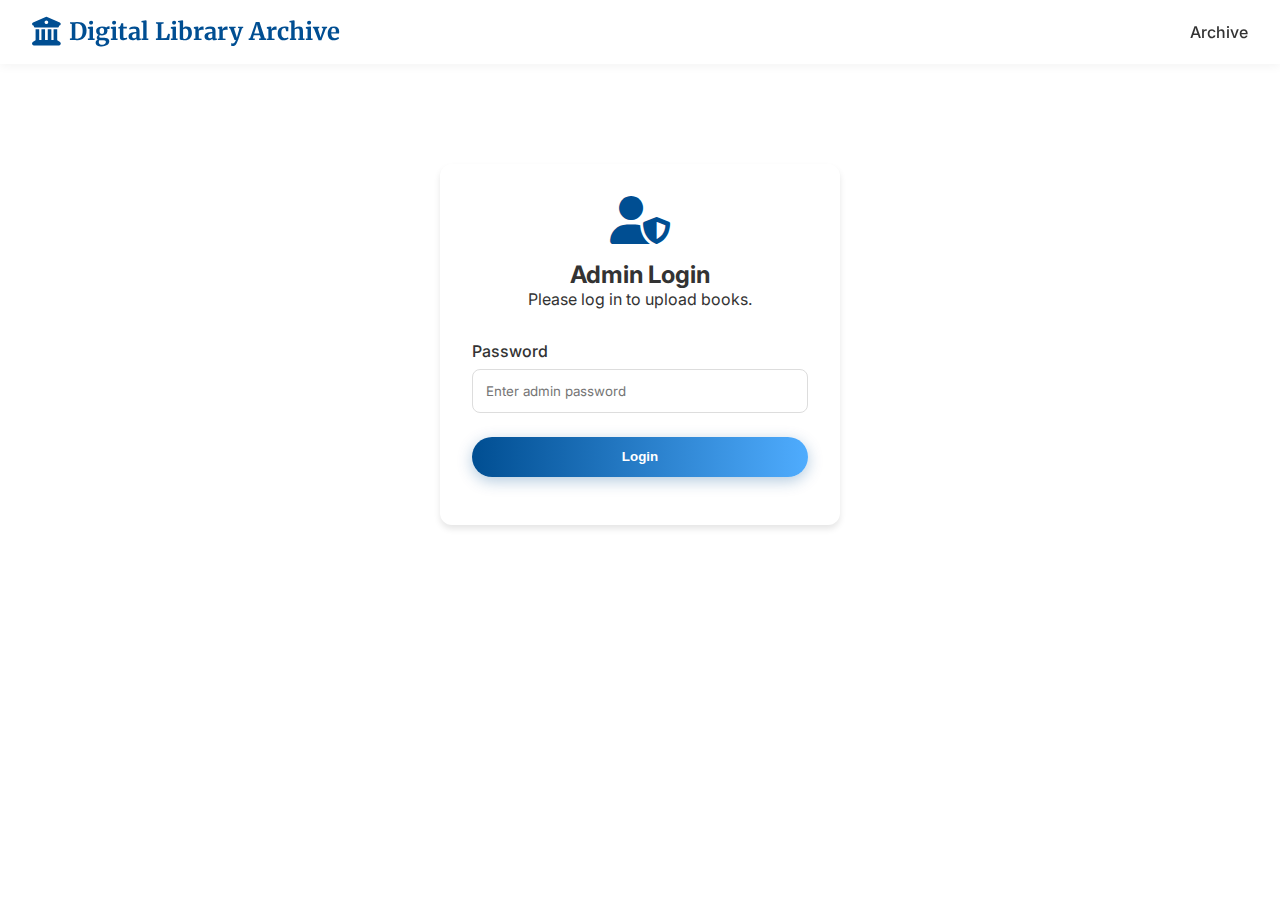
<file: admin.html>
<!DOCTYPE html>
<html lang="en">

<head>
    <meta charset="UTF-8">
    <meta name="viewport" content="width=device-width, initial-scale=1.0">
    <title>Admin Upload - Digital Library</title>
    <link rel="stylesheet" href="style.css">
    <link rel="stylesheet" href="https://cdnjs.cloudflare.com/ajax/libs/font-awesome/6.4.0/css/all.min.css">
</head>

<body>

    <header>
        <div class="navbar">
            <a href="index.html" class="logo">
                <i class="fas fa-university"></i>
                Digital Library Archive
            </a>
            <nav class="nav-links">
                <a href="index.html">Archive</a>
                <a href="admin.html" class="active">Admin Upload</a>
                <a href="#" onclick="logout()" style="color: #e63946;">Logout</a>
            </nav>
        </div>
    </header>

    <div class="container" style="display: block;"> <!-- Override grid layout for single column -->
        <div class="upload-container">
            <h2 style="margin-bottom: 2rem; color: var(--primary-color);">Upload New Book</h2>

            <form id="uploadForm" onsubmit="handleUpload(event)">
                <div class="form-group">
                    <label>Book Title</label>
                    <input type="text" name="title" required placeholder="Enter book title">
                </div>

                <div class="form-group">
                    <label>Author</label>
                    <input type="text" name="author" required placeholder="Author name">
                </div>

                <div style="display: grid; grid-template-columns: 1fr 1fr; gap: 1rem;">
                    <div class="form-group">
                        <label>Year</label>
                        <input type="number" name="year" placeholder="YYYY">
                    </div>
                    <div class="form-group">
                        <label>Language</label>
                        <select name="language">
                            <option value="English">English</option>
                        
                        </select>
                    </div>
                </div>

                <div class="form-group">
                    <label>Subjects / Tags (comma separated)</label>
                    <input type="text" name="subjects" placeholder="e.g. Science, Philosophy, text-book">
                </div>

                <div class="form-group">
                    <label>Cover Image</label>
                    <input type="file" name="coverImage" accept="image/*">
                </div>

                <div class="form-group">
                    <label>Book File (PDF/EPUB)</label>
                    <input type="file" name="bookFile" accept=".pdf,.epub" required>
                </div>

                <button type="submit" class="btn" id="submitBtn">Upload to Archive</button>
            </form>
            <p id="message" style="margin-top: 1rem; text-align: center;"></p>
        </div>
    </div>

    <script src="script.js"></script>
</body>

</html>
</file>
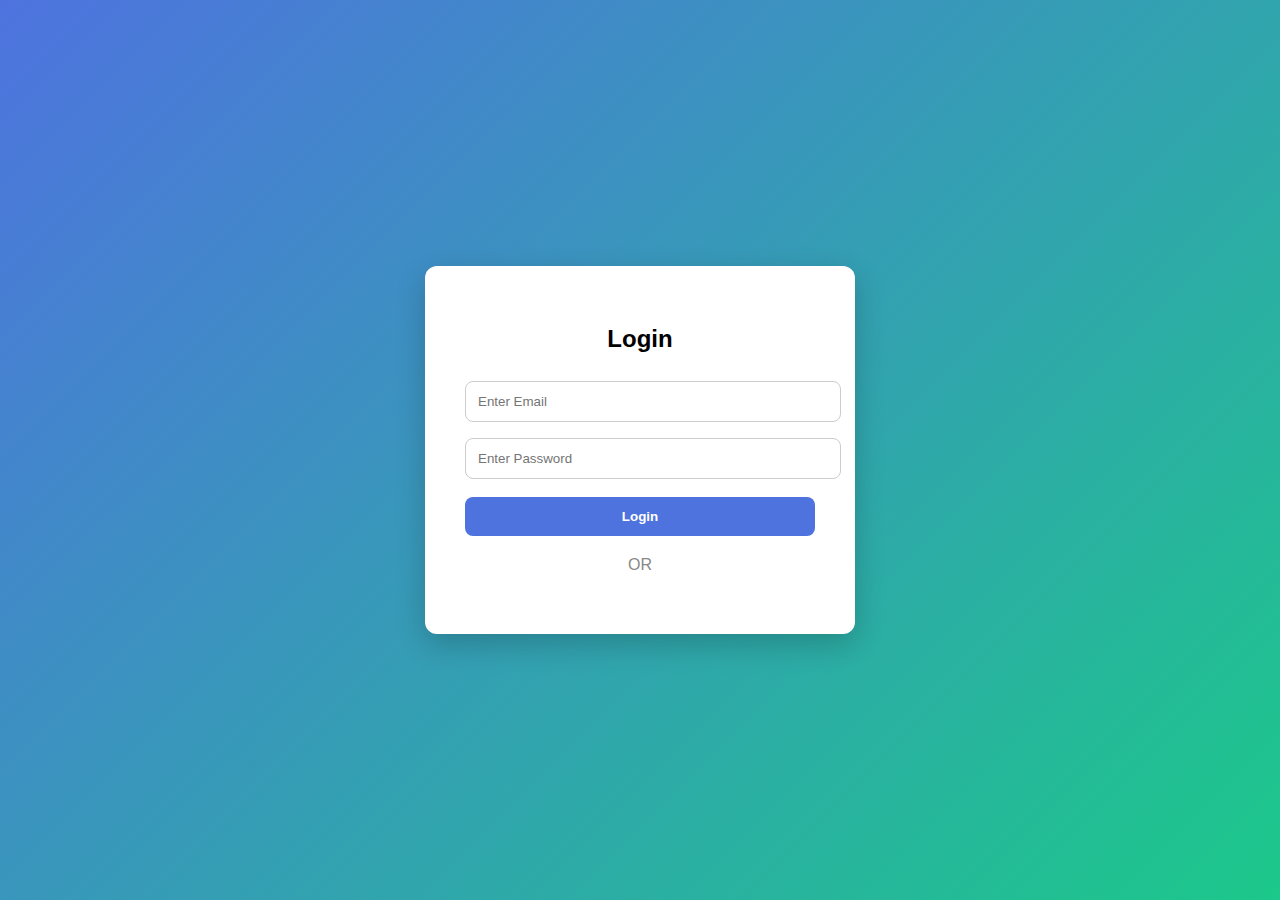
<file: auth.html>
<!DOCTYPE html>
<html>
<head>
  <title>Login</title>
  <script src="https://accounts.google.com/gsi/client" async defer></script>

  <style>
    body {
      margin: 0;
      height: 100vh;
      display: flex;
      justify-content: center;
      align-items: center;
      background: linear-gradient(135deg, #4e73df, #1cc88a);
      font-family: Arial, sans-serif;
    }

    .login-box {
      background: white;
      padding: 40px;
      width: 350px;
      border-radius: 12px;
      box-shadow: 0 10px 30px rgba(0,0,0,0.2);
    }

    .login-box h2 {
      text-align: center;
      margin-bottom: 20px;
    }

    input {
      width: 100%;
      padding: 12px;
      margin: 8px 0;
      border-radius: 8px;
      border: 1px solid #ccc;
    }

    button {
      width: 100%;
      padding: 12px;
      border-radius: 8px;
      border: none;
      background: #4e73df;
      color: white;
      font-weight: bold;
      cursor: pointer;
      margin-top: 10px;
    }

    button:hover {
      background: #2e59d9;
    }

    .divider {
      text-align: center;
      margin: 20px 0;
      color: #888;
    }
  </style>
</head>

<body>

<div class="login-box">
  <h2>Login</h2>

  <!-- Normal Login -->
  <form action="/login" method="POST">
    <input type="email" name="email" placeholder="Enter Email" required>
    <input type="password" name="password" placeholder="Enter Password" required>
    <button type="submit">Login</button>
  </form>

  <div class="divider">OR</div>

  <!-- Google Login -->
  <div id="g_id_onload"
       data-client_id="Myproject"
       data-callback="handleCredentialResponse">
  </div>

  <div class="g_id_signin"
       data-type="standard"
       data-size="large"
       data-theme="outline"
       data-text="signin_with"
       data-shape="pill">
  </div>

</div>

<script>
function handleCredentialResponse(response) {
    const token = response.credential;

    fetch('/auth/google', {
        method: 'POST',
        headers: {'Content-Type': 'application/json'},
        body: JSON.stringify({ token: token })
    })
    .then(res => res.json())
    .then(data => {
        if(data.success){
            window.location.href = "/index.html";
        } else {
            alert("Google login failed");
        }
    });
}
</script>

</body>
</html>
</file>
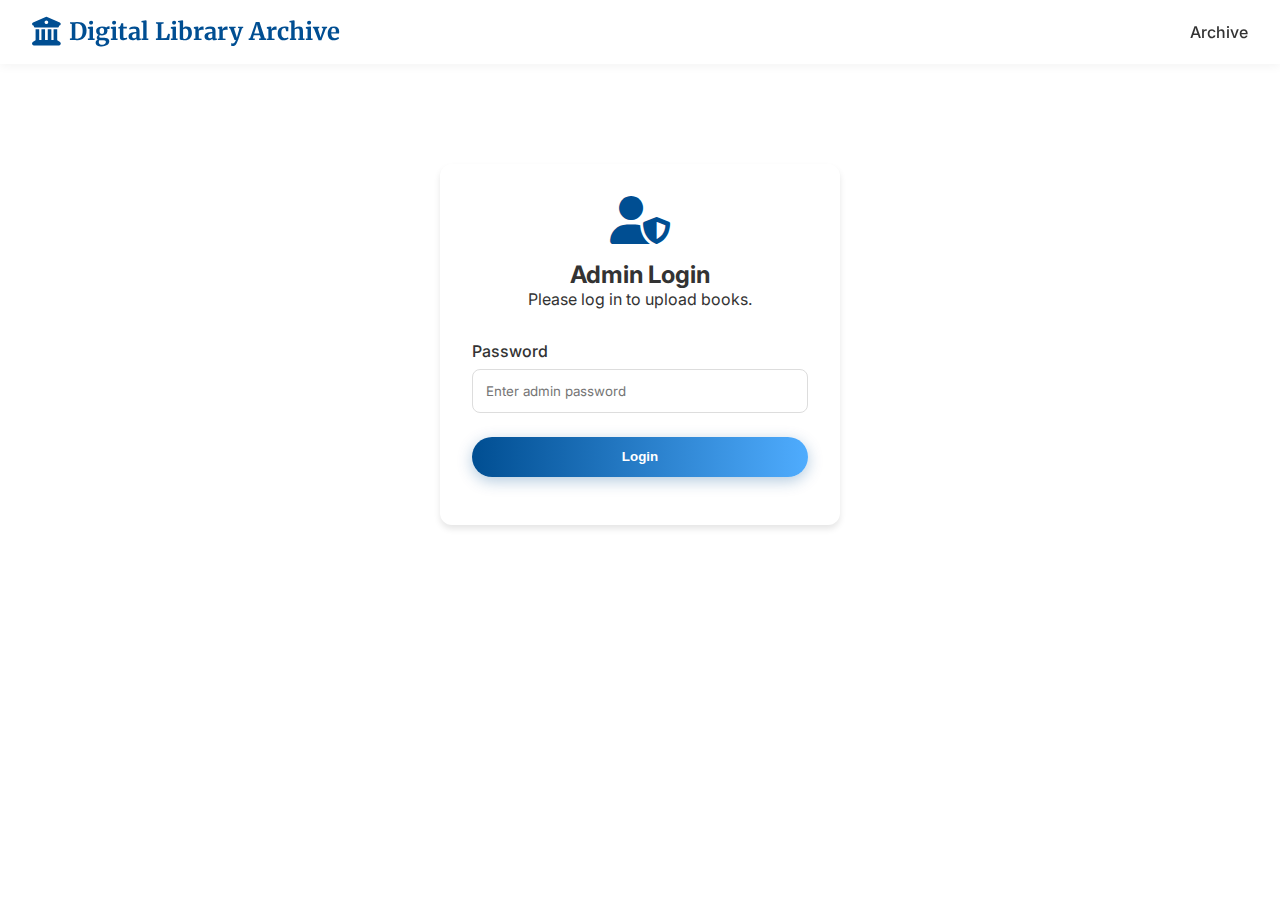
<file: login.html>
<!DOCTYPE html>
<html lang="en">

<head>
    <meta charset="UTF-8">
    <meta name="viewport" content="width=device-width, initial-scale=1.0">
    <title>Admin Login - Digital Library</title>
    <link rel="stylesheet" href="style.css">
    <link rel="stylesheet" href="https://cdnjs.cloudflare.com/ajax/libs/font-awesome/6.4.0/css/all.min.css">
    <style>
        .login-container {
            max-width: 400px;
            margin: 100px auto;
            padding: 2rem;
            background: white;
            border-radius: 12px;
            box-shadow: 0 4px 6px rgba(0, 0, 0, 0.1);
        }

        .login-header {
            text-align: center;
            margin-bottom: 2rem;
        }

        .login-header i {
            font-size: 3rem;
            color: var(--primary-color);
            margin-bottom: 1rem;
        }
    </style>
</head>

<body>

    <header>
        <div class="navbar">
            <a href="index.html" class="logo">
                <i class="fas fa-university"></i>
                Digital Library Archive
            </a>
            <nav class="nav-links">
                <a href="index.html">Archive</a>
            </nav>
        </div>
    </header>

    <div class="login-container">
        <div class="login-header">
            <i class="fas fa-user-shield"></i>
            <h2>Admin Login</h2>
            <p>Please log in to upload books.</p>
        </div>
        <form id="loginForm" onsubmit="handleLogin(event)">
            <div class="form-group">
                <label>Password</label>
                <input type="password" id="adminPassword" required placeholder="Enter admin password">
            </div>
            <button type="submit" class="btn" style="width: 100%;">Login</button>
        </form>
        <p id="loginMessage" style="margin-top: 1rem; text-align: center; color: red;"></p>
    </div>

    <script src="script.js"></script>
</body>

</html>
</file>
<file: style.css>
/* Google Fonts */
@import url('https://fonts.googleapis.com/css2?family=Inter:wght@300;400;500;600;700&family=Merriweather:ital,wght@0,300;0,400;0,700;1,400&display=swap');

:root {
    --primary-color: #004e92;
    --secondary-color: #000428;
    --accent-color: #4facfe;
    --text-color: #333333;
    --text-light: #666666;
    --bg-color: #f0f2f5;
    --card-bg: rgba(255, 255, 255, 0.85);
    --glass-border: 1px solid rgba(255, 255, 255, 0.3);
    --shadow: 0 8px 32px 0 rgba(31, 38, 135, 0.15);
    --transition: all 0.3s ease;
}

* {
    margin: 0;
    padding: 0;
    box-sizing: border-box;
}

body {
    font-family: 'Inter', sans-serif;
    background: linear-gradient();
    background-attachment: fixed;
    color: var(--text-color);
    min-height: 100vh;
    overflow-x: hidden;
}

/* Header & Nav */
header {
    background: rgba(255, 255, 255, 0.9);
    backdrop-filter: blur(10px);
    -webkit-backdrop-filter: blur(10px);
    border-bottom: var(--glass-border);
    position: sticky;
    top: 0;
    z-index: 1000;
    box-shadow: 0 2px 10px rgba(0,0,0,0.05);
}

.navbar {
    max-width: 1400px;
    margin: 0 auto;
    padding: 1rem 2rem;
    display: flex;
    justify-content: space-between;
    align-items: center;
}

.logo {
    font-family: 'Merriweather', serif;
    font-size: 1.5rem;
    font-weight: 700;
    color: var(--primary-color);
    text-decoration: none;
    display: flex;
    align-items: center;
    gap: 0.5rem;
}

.logo i {
    font-size: 1.8rem;
}

.nav-links a {
    margin-left: 2rem;
    text-decoration: none;
    color: var(--text-color);
    font-weight: 500;
    transition: var(--transition);
    position: relative;
}

.nav-links a:hover, .nav-links a.active {
    color: var(--primary-color);
}

/* Main Layout */
.container {
    max-width: 1400px;
    margin: 2rem auto;
    padding: 0 2rem;
    display: grid;
    grid-template-columns: 250px 1fr;
    gap: 2rem;
}

/* Search Section - Centered at top of content or within grid */
.search-container {
    grid-column: 1 / -1;
    margin-bottom: 2rem;
    display: flex;
    justify-content: center;
}

.search-box {
    position: relative;
    width: 100%;
    max-width: 600px;
}

.search-input {
    width: 100%;
    padding: 1rem 1.5rem;
    padding-right: 3rem;
    border: none;
    border-radius: 50px;
    background: rgba(255, 255, 255, 0.9);
    box-shadow: 0 4px 15px rgba(0,0,0,0.05);
    font-size: 1rem;
    outline: none;
    transition: var(--transition);
}

.search-input:focus {
    box-shadow: 0 4px 20px rgba(0,78,146,0.15);
    transform: translateY(-2px);
}

.search-btn {
    position: absolute;
    right: 1rem;
    top: 50%;
    transform: translateY(-50%);
    background: none;
    border: none;
    color: var(--primary-color);
    font-size: 1.2rem;
    cursor: pointer;
}

/* Sidebar Filters */
.filters {
    background: var(--card-bg);
    backdrop-filter: blur(4px);
    -webkit-backdrop-filter: blur(4px);
    border-radius: 16px;
    padding: 1.5rem;
    border: 1px solid rgba(255, 255, 255, 0.3);
    height: fit-content;
    position: sticky;
    top: 100px;
}

.filter-group {
    margin-bottom: 1.5rem;
}

.filter-group h3 {
    font-size: 0.9rem;
    text-transform: uppercase;
    letter-spacing: 1px;
    margin-bottom: 0.8rem;
    color: var(--text-light);
}

.filter-option {
    display: block;
    padding: 0.5rem 0.8rem;
    margin-bottom: 0.3rem;
    border-radius: 8px;
    cursor: pointer;
    transition: var(--transition);
    color: var(--text-color);
}

.filter-option:hover, .filter-option.active {
    background: rgba(0, 78, 146, 0.1);
    color: var(--primary-color);
    font-weight: 500;
}

/* Book Grid */
.book-grid {
    display: grid;
    grid-template-columns: repeat(auto-fill, minmax(220px, 1fr));
    gap: 2rem;
}

.book-card {
    background: var(--card-bg);
    backdrop-filter: blur(4px);
    -webkit-backdrop-filter: blur(4px);
    border-radius: 12px;
    overflow: hidden;
    border: var(--glass-border);
    box-shadow: var(--shadow);
    transition: var(--transition);
    display: flex;
    flex-direction: column;
    height: 100%;
    cursor: pointer;
}

.book-card:hover {
    transform: translateY(-8px);
    box-shadow: 0 12px 40px rgba(31, 38, 135, 0.2);
}

.card-image {
    height: 280px;
    width: 100%;
    object-fit: cover;
    background: #e0e0e0;
    position: relative;
    overflow: hidden;
}

.card-image img {
    width: 100%;
    height: 100%;
    object-fit: cover;
    transition: var(--transition);
}

.book-card:hover .card-image img {
    transform: scale(1.05); /* Subtle zoom */
}

.card-content {
    padding: 1.2rem;
    flex-grow: 1;
    display: flex;
    flex-direction: column;
}

.book-title {
    font-size: 1.1rem;
    font-weight: 600;
    margin-bottom: 0.4rem;
    color: var(--secondary-color);
    font-family: 'Merriweather', serif;
    line-height: 1.3;
}

.book-author {
    font-size: 0.9rem;
    color: var(--text-light);
    margin-bottom: 0.8rem;
}

.book-meta {
    margin-top: auto;
    display: flex;
    justify-content: space-between;
    align-items: center;
    font-size: 0.8rem;
    color: var(--primary-color);
    font-weight: 500;
}

.tag {
    background: rgba(79, 172, 254, 0.1);
    padding: 0.2rem 0.6rem;
    border-radius: 4px;
    font-size: 0.75rem;
}

/* Modal / Detail View */
.modal {
    display: none;
    position: fixed;
    top: 0;
    left: 0;
    width: 100%;
    height: 100%;
    background: rgba(0,0,0,0.5);
    backdrop-filter: blur(5px);
    z-index: 2000;
    align-items: center;
    justify-content: center;
    opacity: 0;
    transition: opacity 0.3s ease;
}

.modal.active {
    display: flex;
    opacity: 1;
}

.modal-content {
    background: #ffffff;
    width: 90%;
    max-width: 900px;
    border-radius: 20px;
    overflow: hidden;
    display: flex;
    box-shadow: 0 20px 60px rgba(0,0,0,0.3);
    animation: slideUp 0.4s ease forwards;
}

@keyframes slideUp {
    from { transform: translateY(50px); opacity: 0; }
    to { transform: translateY(0); opacity: 1; }
}

.modal-image {
    width: 40%;
    background: #f0f0f0;
    object-fit: cover;
}

.modal-details {
    padding: 2.5rem;
    width: 60%;
    display: flex;
    flex-direction: column;
}

.close-modal {
    align-self: flex-end;
    font-size: 1.5rem;
    cursor: pointer;
    color: var(--text-light);
}

.modal-title {
    font-family: 'Merriweather', serif;
    font-size: 2rem;
    margin-bottom: 0.5rem;
    color: var(--secondary-color);
}

.modal-author {
    font-size: 1.1rem;
    color: var(--primary-color);
    margin-bottom: 1.5rem;
}

.modal-desc {
    font-size: 0.95rem;
    line-height: 1.6;
    color: var(--text-color);
    margin-bottom: 2rem;
    flex-grow: 1;
}

.btn {
    display: inline-block;
    padding: 0.8rem 2rem;
    background: linear-gradient(to right, var(--primary-color), var(--accent-color));
    color: white;
    border-radius: 50px;
    text-decoration: none;
    font-weight: 600;
    text-align: center;
    transition: var(--transition);
    border: none;
    cursor: pointer;
    box-shadow: 0 4px 15px rgba(0, 78, 146, 0.3);
}

.btn:hover {
    transform: translateY(-2px);
    box-shadow: 0 6px 20px rgba(0, 78, 146, 0.4);
}

/* Upload Form (Admin) */
.upload-container {
    max-width: 800px;
    margin: 2rem auto;
    background: var(--card-bg);
    padding: 2.5rem;
    border-radius: 16px;
    box-shadow: var(--shadow);
}

.form-group {
    margin-bottom: 1.5rem;
}

.form-group label {
    display: block;
    margin-bottom: 0.5rem;
    font-weight: 500;
}

.form-group input, 
.form-group textarea, 
.form-group select {
    width: 100%;
    padding: 0.8rem;
    border-radius: 8px;
    border: 1px solid #ddd;
    font-family: inherit;
}

/* Responsive */
@media (max-width: 900px) {
    .container {
        grid-template-columns: 1fr;
    }
    .filters {
        position: static;
        margin-bottom: 2rem;
    }
    .modal-content {
        flex-direction: column;
        height: 90vh;
        overflow-y: auto;
    }
    .modal-image, .modal-details {
        width: 100%;
    }
    .modal-image {
        height: 300px;
    }
}
</file>
